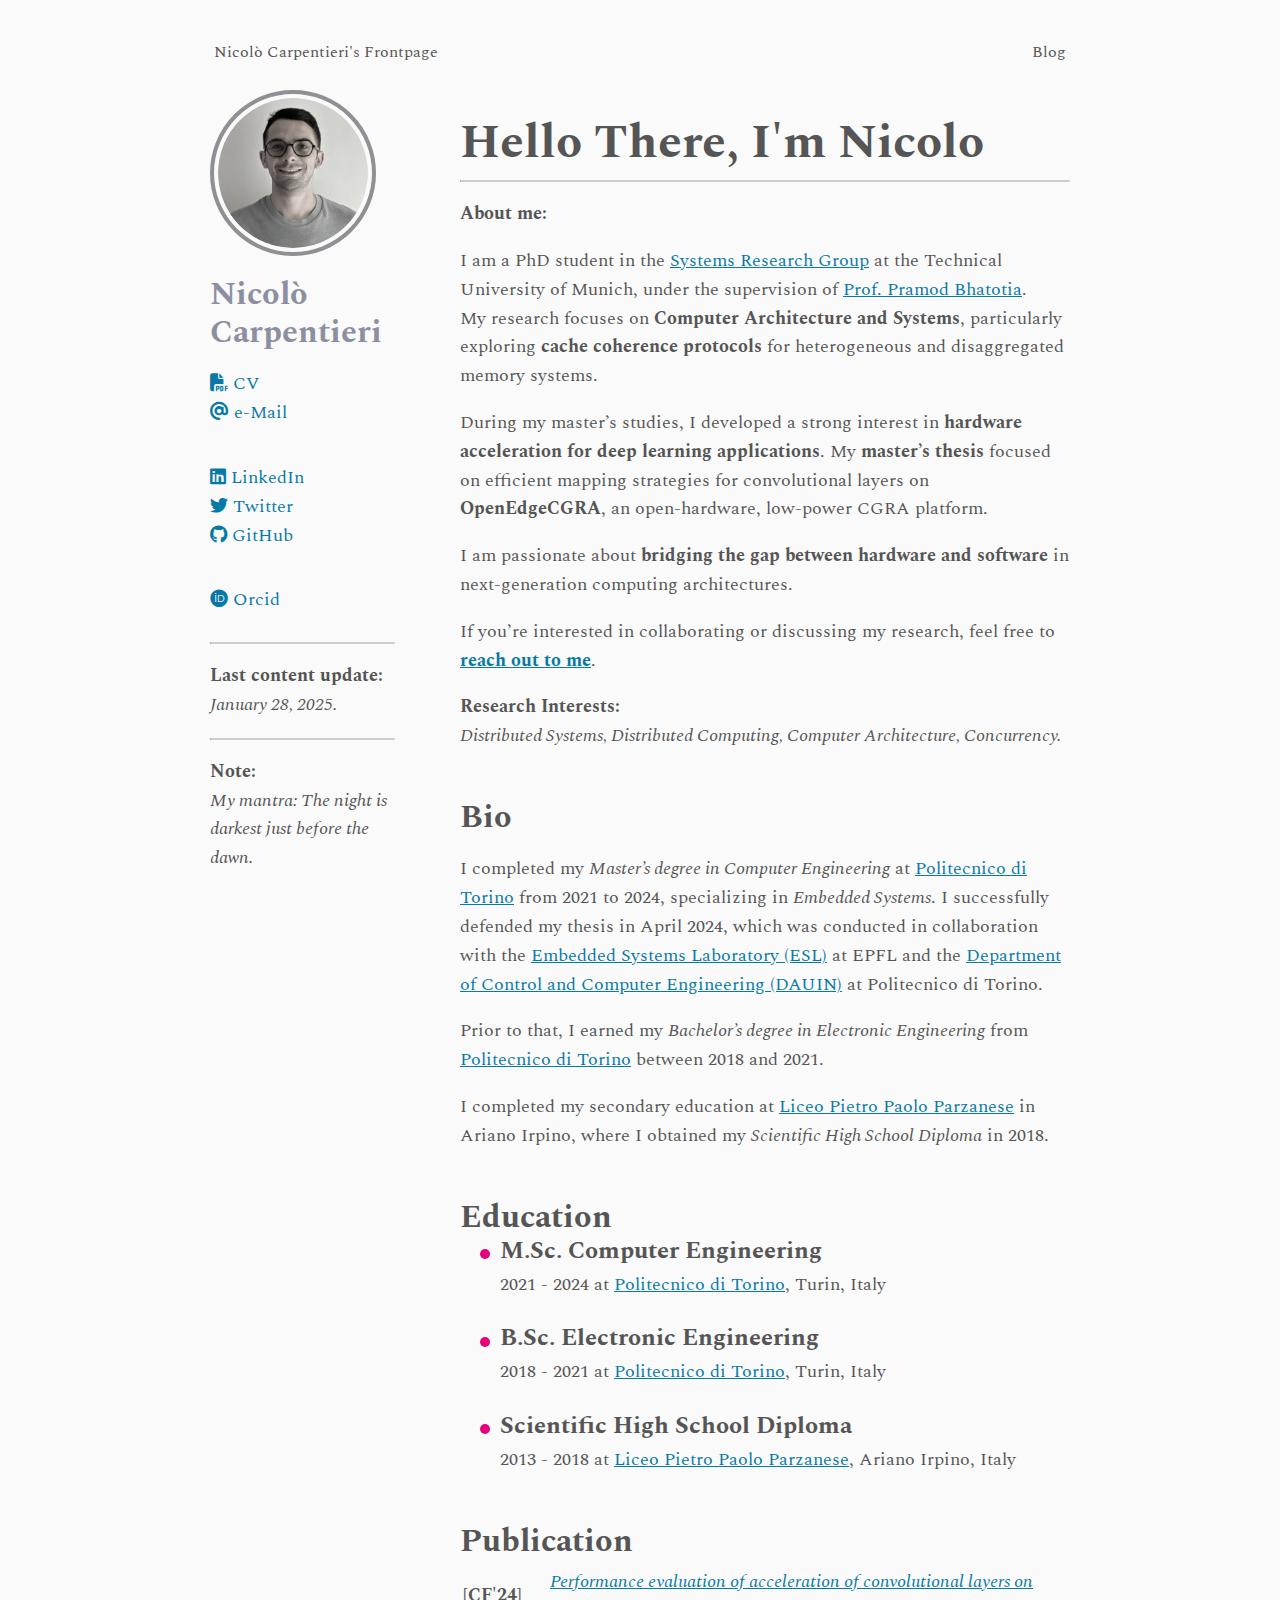
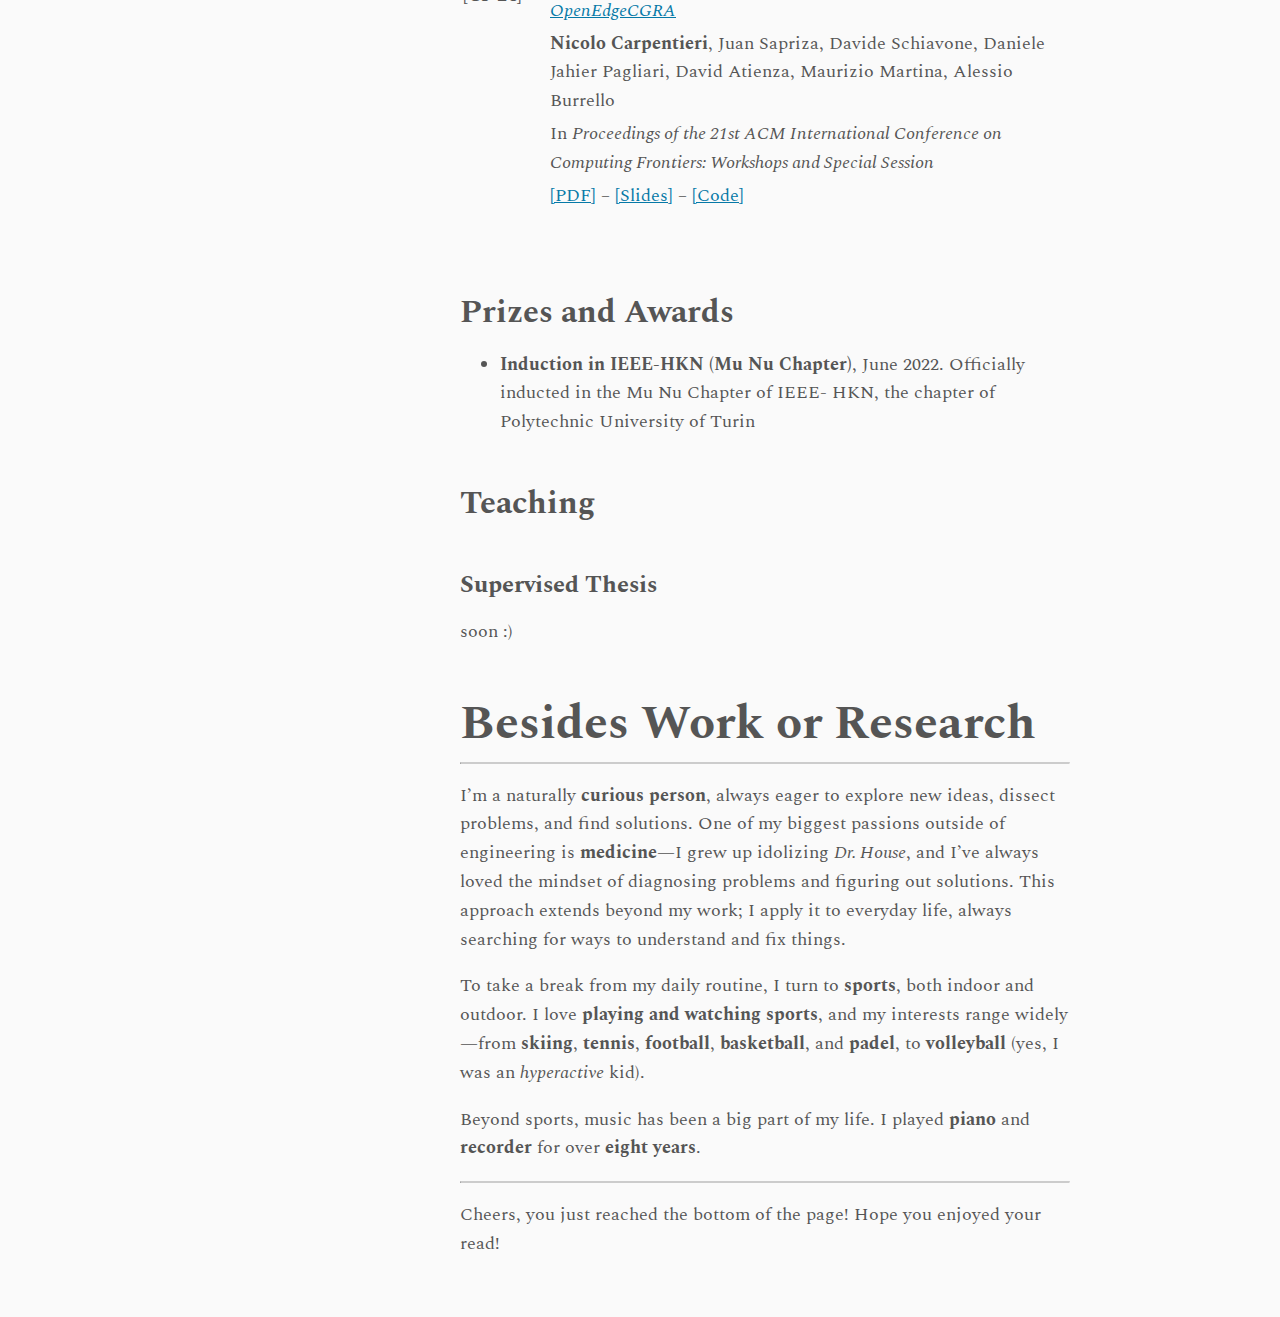
<file: index.html>
<!DOCTYPE html>
<html>
  <head>
	<meta name="generator" content="Hugo 0.123.7">
    
    <meta charset="utf-8">

    
    <meta name="viewport" content="width=device-width, initial-scale=1">

    
    <title>Nicolò Carpentieri | Hello There, I&#39;m Nicolo</title>

    
<link rel="icon" type="image/x-icon" href="/spock.svg">


    
<link rel="stylesheet" href="/fontawesome-6.4.0-web/css/all.min.css">
<link rel="stylesheet" href="/academicons-1.9.3/css/academicons.min.css">


    
    <link rel="stylesheet" href="/css/style.css">
  </head>
<body>

<div class="nav">
  <div class="nav-left">
    <a href="/">Nicolò Carpentieri's Frontpage</a>
  </div>

  

  <div class="nav-right">
    <a href="/posts">Blog</a>
  </div>
</div>

<div class="page-wrapper">
  <div class="sidebar-wrapper">
    <div class="logo-wrapper">
      <img class="logo" src="/images/nicolo.png" alt="Logo">
      <h2 class="sidebar-title">Nicolò Carpentieri</h2>
    </div>

    <div class="social-wrapper">
      
      <ul class="sidebar-link-list">
        
          
            <li>
              <a class="social-link" href="CV.pdf"><i class="fa-solid fa-file-pdf"></i>&nbspCV</a>
            </li>
          
            <li>
              <a class="social-link" href="mailto:nic.carp11@gmail.com"><i class="fa-solid fa-at"></i>&nbspe-Mail</a>
            </li>
          
        
      </ul>
      
      <ul class="sidebar-link-list">
        
          
            <li>
              <a class="social-link" href="https://www.linkedin.com/in/nicolo-carpentieri/"><i class="fa-brands fa-linkedin"></i>&nbspLinkedIn</a>
            </li>
          
            <li>
              <a class="social-link" href="https://x.com/carpeniem11?s=11"><i class="fa-brands fa-twitter"></i>&nbspTwitter</a>
            </li>
          
            <li>
              <a class="social-link" href="https://github.com/NicCarp11"><i class="fa-brands fa-github"></i>&nbspGitHub</a>
            </li>
          
        
      </ul>
      
      <ul class="sidebar-link-list">
        
          
            <li>
              <a class="social-link" href="https://orcid.org/0009-0007-4703-7862"><i class="ai ai-orcid"></i>&nbspOrcid</a>
            </li>
          
        
      </ul>
      
    </div>

    <div class="sidebar-news hidden-desktop">
      
      
      <p><b>About me:</b></br><p>I am a PhD student in the <a href="https://dse.in.tum.de/">Systems Research Group</a> at the Technical University of Munich, under the supervision of <a href="https://dse.in.tum.de/bhatotia/">Prof. Pramod Bhatotia</a>.<br>
My research focuses on <strong>Computer Architecture and Systems</strong>, particularly exploring <strong>cache coherence protocols</strong> for heterogeneous and disaggregated memory systems.</p>
<p>During my master&rsquo;s studies, I developed a strong interest in <strong>hardware acceleration for deep learning applications</strong>. My <strong>master&rsquo;s thesis</strong> focused on efficient mapping strategies for convolutional layers on <strong>OpenEdgeCGRA</strong>, an open-hardware, low-power CGRA platform.</p>
<p>I am passionate about <strong>bridging the gap between hardware and software</strong> in next-generation computing architectures.</p>
<p>If you&rsquo;re interested in collaborating or discussing my research, feel free to <strong><a href="mailto:nicolo.carpentieri@tum.de">reach out to me</a></strong>.</p>
</p>
      
      
      <p><b>Research Interests:</b></br><em>Distributed Systems, Distributed Computing, Computer Architecture, Concurrency.</em></p>
      
      <p><b>Last content update:</b><br><em>January 28, 2025.</em></p>
      <hr>
    </div>

    <div class="sidebar-footer hidden-mobile">
      <hr>
      <p><b>Last content update:</b><br><em>January 28, 2025.</em></p>
      <hr>
      <p><b>Note:</b><br><em>My mantra: The night is darkest just before the dawn.</em></p>
    </div>
  </div>

  <div class="main">
    <div class="meta">
      <h1>Hello There, I&#39;m Nicolo</h1>

      <div class="hidden-mobile">
        <hr>
        
        
        <p><b>About me:</b></br><p>I am a PhD student in the <a href="https://dse.in.tum.de/">Systems Research Group</a> at the Technical University of Munich, under the supervision of <a href="https://dse.in.tum.de/bhatotia/">Prof. Pramod Bhatotia</a>.<br>
My research focuses on <strong>Computer Architecture and Systems</strong>, particularly exploring <strong>cache coherence protocols</strong> for heterogeneous and disaggregated memory systems.</p>
<p>During my master&rsquo;s studies, I developed a strong interest in <strong>hardware acceleration for deep learning applications</strong>. My <strong>master&rsquo;s thesis</strong> focused on efficient mapping strategies for convolutional layers on <strong>OpenEdgeCGRA</strong>, an open-hardware, low-power CGRA platform.</p>
<p>I am passionate about <strong>bridging the gap between hardware and software</strong> in next-generation computing architectures.</p>
<p>If you&rsquo;re interested in collaborating or discussing my research, feel free to <strong><a href="mailto:nicolo.carpentieri@tum.de">reach out to me</a></strong>.</p>
</p>
        
        
        <p><b>Research Interests:</b></br><em>Distributed Systems, Distributed Computing, Computer Architecture, Concurrency.</em></p>
        

        

      </div>

    </div>

    <h2 id="bio">Bio</h2>
<p>I completed my <em>Master&rsquo;s degree in Computer Engineering</em> at <a href="https://www.polito.it">Politecnico di Torino</a> from 2021 to 2024, specializing in <em>Embedded Systems</em>. I successfully defended my thesis in April 2024, which was conducted in collaboration with the <a href="https://esl.epfl.ch/">Embedded Systems Laboratory (ESL)</a> at EPFL and the <a href="https://www.dauin.polito.it/">Department of Control and Computer Engineering (DAUIN)</a> at Politecnico di Torino.</p>
<p>Prior to that, I earned my <em>Bachelor’s degree in Electronic Engineering</em> from <a href="https://www.polito.it">Politecnico di Torino</a> between 2018 and 2021.</p>
<p>I completed my secondary education at <a href="https://www.liceoparzanese.edu.it/">Liceo Pietro Paolo Parzanese</a> in Ariano Irpino, where I obtained my <em>Scientific High School Diploma</em> in 2018.</p>
<h2 id="education">Education</h2>
<div style="position: relative; padding-left: 20px;">
  <div style="position: relative; margin-bottom: 25px;">
    <h3 style="margin: 0; display: flex; align-items: center;">
      <span style="width: 10px; height: 10px; background-color: #e6007e; border-radius: 50%; margin-right: 10px; margin-top: 6px;"></span>
      M.Sc. Computer Engineering
    </h3>
    <p style="margin: 5px 0 0 20px;">2021 - 2024 at <a href="https://www.polito.it">Politecnico di Torino</a>, Turin, Italy</p>
  </div>
  <div style="position: relative; margin-bottom: 25px;">
    <h3 style="margin: 0; display: flex; align-items: center;">
      <span style="width: 10px; height: 10px; background-color: #e6007e; border-radius: 50%; margin-right: 10px; margin-top: 6px;"></span>
      B.Sc. Electronic Engineering
    </h3>
    <p style="margin: 5px 0 0 20px;">2018 - 2021 at <a href="https://www.polito.it">Politecnico di Torino</a>, Turin, Italy</p>
  </div>
  <div style="position: relative; margin-bottom: 25px;">
    <h3 style="margin: 0; display: flex; align-items: center;">
      <span style="width: 10px; height: 10px; background-color: #e6007e; border-radius: 50%; margin-right: 10px; margin-top: 6px;"></span>
      Scientific High School Diploma
    </h3>
    <p style="margin: 5px 0 0 20px;">2013 - 2018 at <a href="https://www.iisparzanese.it/">Liceo Pietro Paolo Parzanese</a>, Ariano Irpino, Italy</p>
  </div>
</div>
<h2 id="publication">Publication</h2>
<table>
<thead>
<tr>
<th style="text-align:right"></th>
<th style="text-align:center"></th>
<th></th>
</tr>
</thead>
<tbody>
<tr>
<td style="text-align:right">[<strong>CF'24</strong>]</td>
<td style="text-align:center">    </td>
<td style="text-align:left"><a href="https://www.theses.fr/s209722"><em>Performance evaluation of acceleration of convolutional layers on OpenEdgeCGRA</em></a></td>
</tr>
<tr>
<td style="text-align:right"></td>
<td style="text-align:center"></td>
<td style="text-align:left"><strong>Nicolo Carpentieri</strong>, Juan Sapriza, Davide Schiavone, Daniele Jahier Pagliari, David Atienza, Maurizio Martina, Alessio Burrello</td>
</tr>
<tr>
<td style="text-align:right"></td>
<td style="text-align:center"></td>
<td style="text-align:left">In <em>Proceedings of the 21st ACM International Conference on Computing Frontiers: Workshops and Special Session</em></td>
</tr>
<tr>
<td style="text-align:right"></td>
<td style="text-align:center"></td>
<td style="text-align:left"><a href="/papers/cf24-cgra.pdf">[PDF]</a> &ndash; <a href="/papers/Carpentieri_CF24-OSHW-CGRAconvolution.pdf">[Slides]</a> &ndash; <a href="https://github.com/esl-epfl/HEEPsilon/tree/convolution_exploration">[Code]</a></td>
</tr>
<tr>
<td style="text-align:right"> </td>
<td style="text-align:center"></td>
<td></td>
</tr>
</tbody>
</table>
<h2 id="prizes-and-awards">Prizes and Awards</h2>
<ul>
<li><strong>Induction in IEEE-HKN (Mu Nu Chapter)</strong>, June 2022.
Officially inducted in the Mu Nu Chapter of IEEE-
HKN, the chapter of Polytechnic University of Turin</li>
</ul>
<h2 id="teaching">Teaching</h2>
<h3 id="supervised-thesis">Supervised Thesis</h3>
<p>soon :)</p>
<h1 id="besides-work-or-research">Besides Work or Research</h1>
<hr>
<p>I’m a naturally <strong>curious person</strong>, always eager to explore new ideas, dissect problems, and find solutions. One of my biggest passions outside of engineering is <strong>medicine</strong>—I grew up idolizing <em>Dr. House</em>, and I’ve always loved the mindset of diagnosing problems and figuring out solutions. This approach extends beyond my work; I apply it to everyday life, always searching for ways to understand and fix things.</p>
<p>To take a break from my daily routine, I turn to <strong>sports</strong>, both indoor and outdoor. I love <strong>playing and watching sports</strong>, and my interests range widely—from <strong>skiing</strong>, <strong>tennis</strong>, <strong>football</strong>, <strong>basketball</strong>, and <strong>padel</strong>, to <strong>volleyball</strong> (yes, I was an <em>hyperactive</em> kid).</p>
<p>Beyond sports, music has been a big part of my life. I played <strong>piano</strong> and <strong>recorder</strong> for over <strong>eight years</strong>.</p>


    <div class="main-footer">
      <hr>
      <p>Cheers, you just reached the bottom of the page! Hope you enjoyed your read!</p>
    </div>
    <div class="footer-note hidden-desktop">
      <hr>
      <p><b>Note:</b><br><em>My mantra: The night is darkest just before the dawn.</em></p>
    </div>
  </div>
</div>

</body>
<footer>
</footer>
</file>
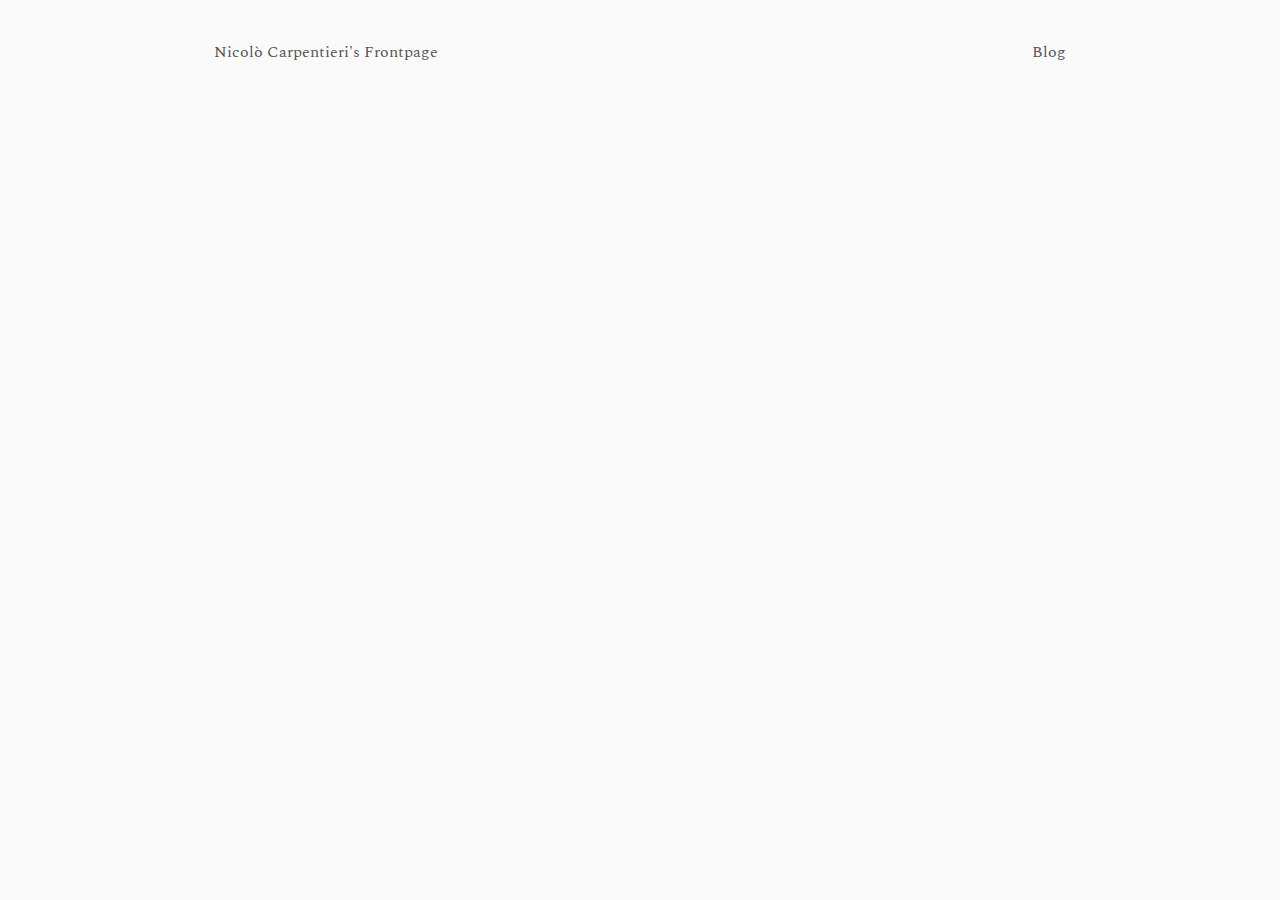
<file: categories/index.html>
<!DOCTYPE html>
<html>
  <head>
    
    <meta charset="utf-8">

    
    <meta name="viewport" content="width=device-width, initial-scale=1">

    
    <title>Nicolò Carpentieri | Categories</title>

    
<link rel="icon" type="image/x-icon" href="/spock.svg">


    
<link rel="stylesheet" href="/fontawesome-6.4.0-web/css/all.min.css">
<link rel="stylesheet" href="/academicons-1.9.3/css/academicons.min.css">


    
    <link rel="stylesheet" href="/css/style.css">
  </head>
<body>

<div class="nav">
  <div class="nav-left">
    <a href="/">Nicolò Carpentieri's Frontpage</a>
  </div>

  

  <div class="nav-right">
    <a href="/posts">Blog</a>
  </div>
</div>



<div class="blog">

</div>

</body>
<footer>
</footer>
</file>
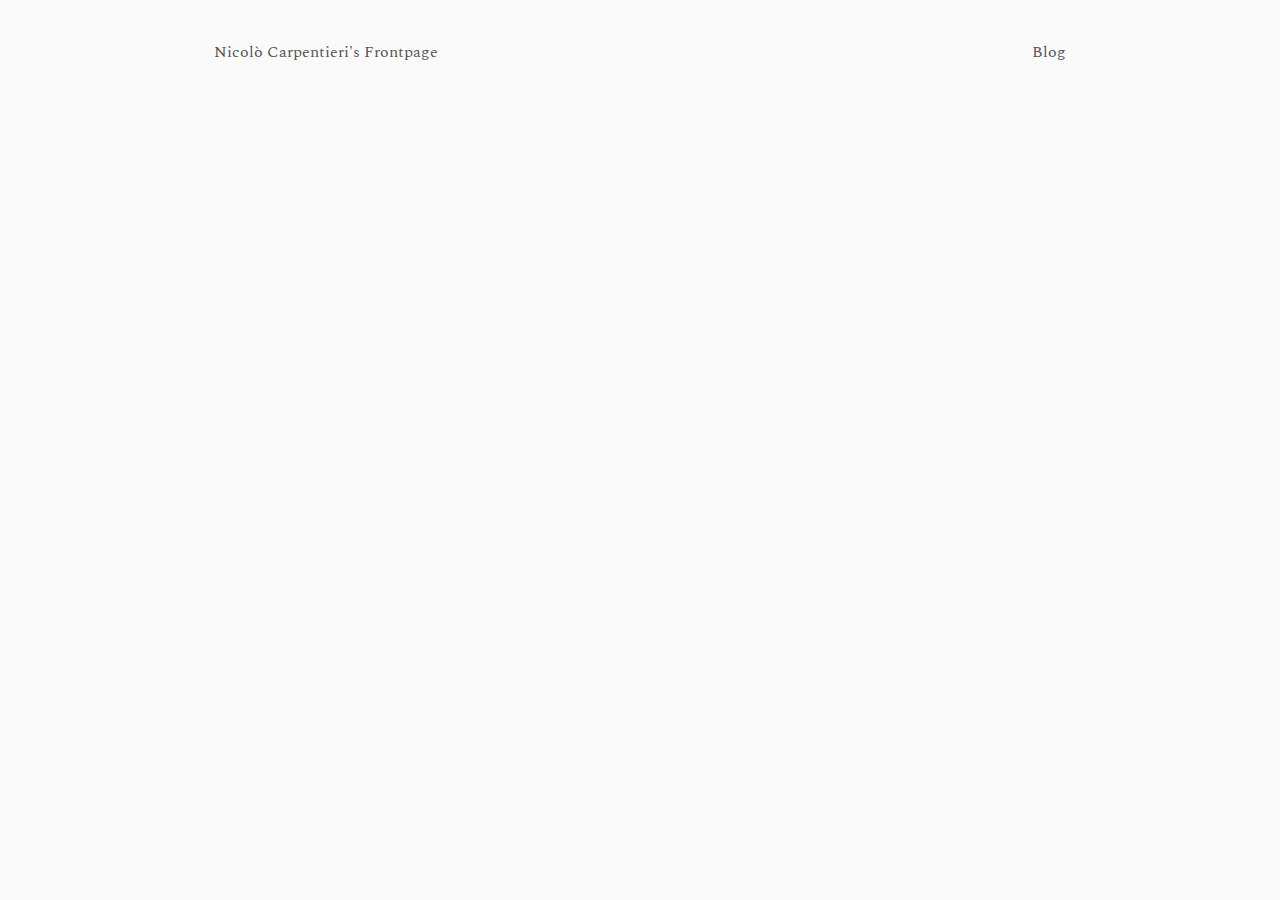
<file: tags/index.html>
<!DOCTYPE html>
<html>
  <head>
    
    <meta charset="utf-8">

    
    <meta name="viewport" content="width=device-width, initial-scale=1">

    
    <title>Nicolò Carpentieri | Tags</title>

    
<link rel="icon" type="image/x-icon" href="/spock.svg">


    
<link rel="stylesheet" href="/fontawesome-6.4.0-web/css/all.min.css">
<link rel="stylesheet" href="/academicons-1.9.3/css/academicons.min.css">


    
    <link rel="stylesheet" href="/css/style.css">
  </head>
<body>

<div class="nav">
  <div class="nav-left">
    <a href="/">Nicolò Carpentieri's Frontpage</a>
  </div>

  

  <div class="nav-right">
    <a href="/posts">Blog</a>
  </div>
</div>



<div class="blog">

</div>

</body>
<footer>
</footer>
</file>
<file: css/style.css>
@font-face {
  font-family: Spectral;
  src: url(/fonts/spectral/spectral-regular.ttf);
}

@font-face {
  font-family: Spectral;
  font-style: italic;
  src: url(/fonts/spectral/spectral-italic.ttf);
}

@font-face {
  font-family: Spectral;
  font-weight: 700;
  src: url(/fonts/spectral/spectral-bold.ttf);
}

@font-face {
  font-family: Iosevka;
  src: url(/fonts/iosevka/iosevka-term-regular.ttf);
}

@font-face {
  font-family: Iosevka;
  font-style: italic;
  src: url(/fonts/iosevka/iosevka-term-italic.ttf);
}

@font-face {
  font-family: Iosevka;
  font-weight: 700;
  src: url(/fonts/iosevka/iosevka-term-bold.ttf);
}


body {
  margin: 40px auto;
  max-width: 860px;
  line-height: 1.6;
  font-size: 18px;
  color: #555555;
  background-color: #fafafa;
  padding: 0 10px;
  font-family: Spectral, serif;
}

h1, h2, h3 {
  line-height: 1.2;
  margin-top: 48px;
  margin-bottom: 0px;
}

h1 {
  font-size: 48px;
}

h2 {
  font-size: 32px;
}

h3 {
  font-size: 24px;
}

a, a:visited {
  color: #0679a7;
}

a:active, a:focus {
  outline: 0;
}

pre {
  background-color: #eeeeee;
  border: 1px solid #eeeeee;
  border-radius: 4px;

  padding-left: 4px;
  padding-right: 4px;

  overflow: auto;
  word-wrap: normal;
  white-space: pre;
}

code {
  background-color: #eeeeee;
  border: 1px solid #eeeeee;
  border-radius: 4px;

  font-family: Iosevka, monospace;
  font-size: 18px;
}

hr {
  border-top: 2px solid #cccccc;
  border-bottom: 0;
}

blockquote {
  font-style: italic;
  border-left: 4px solid #888888;
  margin-left: 4px;
  padding-left: 24px;
}

/* top nav */
.nav-left {
  text-align: left;
}

.nav-right {
  text-align: right;
}

.nav-center ul li {
  display: inline;
}

.nav-center ul {
  padding: 0 0 0 0;
  margin: 0 0 0 0;
  list-style-position: outside;
}

.nav {
  font-size: 16px;

  display: flex;
  justify-content: space-between;
}

.nav a {
  color: #555555;
  text-decoration: none;
  margin-left: 4px;
  margin-right: 4px;
}

.nav a:hover {
  color: #0679a7;
}

.nav a:active, .nav a:focus {
  outline: 0;
}

/* frontpage layout */
.page-wrapper {
  max-width: 860px;
  margin-top: 24px;

  display: flex;
  flex-direction: row;
  justify-content: space-between;
}

.sidebar-wrapper {
  max-width: 185px;
  min-width: 120px;

  display: flex;
  flex-direction: column;
}

.main {
  max-width: 610px;
  margin-left: 65px;
}

.logo-wrapper {
  display: flex;
  flex-direction: column;
  justify-content: space-around;
}

.social-wrapper {
  display: flex;
  flex-direction: column;
  justify-content: space-around;
}

@media screen and (max-width: 450px) {
  body {
    max-width: 610px;
  }

  .page-wrapper {
    max-width: unset;

    flex-direction: column;
  }

  .sidebar-wrapper {
    max-width: unset;
  }

  .main {
    max-width: unset;
    margin-left: 0;
  }

  .logo-wrapper {
    flex-direction: row;
  }

  .social-wrapper {
    flex-direction: row;
  }
}

/* sidebar */
.logo {
  max-width: 150px;
  max-height: 150px;

  filter: grayscale(80%);
  border-radius: 100px;
  border: 4px solid #8c8fa1;
  padding: 4px 4px;
}

.sidebar-title {
  margin-top: 20px;

  color: #8c8fa1;
}

.sidebar-link-list {
  padding: 0;
  list-style-type: none;
}

.social-link {
  text-decoration: none;
}

.sidebar-footer {
}

@media screen and (max-width: 450px) {
  .sidebar-title {
    margin-top: 48px;
    max-width: 150px;
  }
}

/* frontpage title */
.meta {
}

.meta h2 {
  margin-top: 12px;
}

.meta h1 {
  margin-top: 24px;
}

/* blog index */
.post-summary {
  display: grid;
  grid-template-columns: 3fr 1fr;
  grid-template-rows: auto;
  grid-template-areas:
    "title date"
    "description minutes";
  margin-top: 20px;
  margin-bottom: 20px;
}

.post-summary .title {
  grid-area: title;
  font-size: 24px;
}

.post-summary .date {
  grid-area: date;
  text-align: right;
  font-size: 16px;
  align-self: center;
}

.post-summary .description {
  grid-area: description;
  font-size: 16px;
}

.post-summary .minutes {
  grid-area: minutes;
  text-align: right;
  font-size: 16px;
}

@media screen and (max-width: 450px) {
  .post-summary {
    display: grid;
    grid-template-columns: auto 1fr;
    grid-template-rows: auto;
    grid-template-areas:
      "title title"
      "date minutes"
      "description description";
    margin-top: 20px;
    margin-bottom: 20px;
  }

  .post-summary .date {
    text-align: left;
    font-style: italic;
    padding-right: 6px;
    border-right: 1px solid #555555;
  }

  .post-summary .minutes {
    text-align: left;
    font-style: italic;
    padding-left: 6px;
  }
}

.posts a {
  color: #555555;
  text-decoration: none;
}

.posts a:hover {
  color: #0679a7;
}

.posts a:active, .posts a:focus {
  outline: 0;
}

.toc-title {
  margin-top: 0px;
}

/* hide on mobile */
@media screen and (max-width: 450px) {
  .hidden-mobile {
    display: none;
  }
}

/* hide on desktop */
@media screen and (min-width: 451px) {
  .hidden-desktop {
    display: none;
  }
}
</file>
<file: academicons-1.9.3/css/academicons.min.css>
@font-face {font-family: 'Academicons';font-style: normal;font-weight: 400;font-display: block;src:url('../fonts/academicons.eot');src:url('../fonts/academicons.eot') format('embedded-opentype'), url('../fonts/academicons.ttf') format('truetype'), url('../fonts/academicons.woff') format('woff'), url('../fonts/academicons.svg') format('svg');}.ai {font-family: 'Academicons';font-weight: 400;-moz-osx-font-smoothing: grayscale;-webkit-font-smoothing: antialiased;display: inline-block;font-style: normal;font-variant: normal;text-rendering: auto;line-height: 1;}.ai-academia:before {content: "\e9af";}.ai-academia-square:before {content: "\e93d";}.ai-acclaim:before {content: "\e92e";}.ai-acclaim-square:before {content: "\e93a";}.ai-acm:before {content: "\e93c";}.ai-acm-square:before {content: "\e95d";}.ai-acmdl:before {content: "\e96a";}.ai-acmdl-square:before {content: "\e9d3";}.ai-ads:before {content: "\e9cb";}.ai-ads-square:before {content: "\e94a";}.ai-africarxiv:before {content: "\e91b";}.ai-africarxiv-square:before {content: "\e90b";}.ai-archive:before {content: "\e955";}.ai-archive-square:before {content: "\e956";}.ai-arxiv:before {content: "\e974";}.ai-arxiv-square:before {content: "\e9a6";}.ai-biorxiv:before {content: "\e9a2";}.ai-biorxiv-square:before {content: "\e98b";}.ai-ceur:before {content: "\e96d";}.ai-ceur-square:before {content: "\e92f";}.ai-ciencia-vitae:before {content: "\e912";}.ai-ciencia-vitae-square:before {content: "\e913";}.ai-clarivate:before {content: "\e924";}.ai-clarivate-square:before {content: "\e925";}.ai-closed-access:before {content: "\e942";}.ai-closed-access-square:before {content: "\e943";}.ai-conversation:before {content: "\e94c";}.ai-conversation-square:before {content: "\e915";}.ai-coursera:before {content: "\e95f";}.ai-coursera-square:before {content: "\e97f";}.ai-crossref:before {content: "\e918";}.ai-crossref-square:before {content: "\e919";}.ai-cv:before {content: "\e9a5";}.ai-cv-square:before {content: "\e90a";}.ai-datacite:before {content: "\e91c";}.ai-datacite-square:before {content: "\e91d";}.ai-dataverse:before {content: "\e9f7";}.ai-dataverse-square:before {content: "\e9e4";}.ai-dblp:before {content: "\e94f";}.ai-dblp-square:before {content: "\e93f";}.ai-depsy:before {content: "\e97a";}.ai-depsy-square:before {content: "\e94b";}.ai-doi:before {content: "\e97e";}.ai-doi-square:before {content: "\e98f";}.ai-dryad:before {content: "\e97c";}.ai-dryad-square:before {content: "\e98c";}.ai-elsevier:before {content: "\e961";}.ai-elsevier-square:before {content: "\e910";}.ai-figshare:before {content: "\e981";}.ai-figshare-square:before {content: "\e9e7";}.ai-google-scholar:before {content: "\e9d4";}.ai-google-scholar-square:before {content: "\e9f9";}.ai-hal:before {content: "\e92c";}.ai-hal-square:before {content: "\e92d";}.ai-hypothesis:before {content: "\e95a";}.ai-hypothesis-square:before {content: "\e95b";}.ai-ideas-repec:before {content: "\e9ed";}.ai-ideas-repec-square:before {content: "\e9f8";}.ai-ieee:before {content: "\e929";}.ai-ieee-square:before {content: "\e9b9";}.ai-impactstory:before {content: "\e9cf";}.ai-impactstory-square:before {content: "\e9aa";}.ai-inaturalist:before {content: "\e900";}.ai-inaturalist-square:before {content: "\e901";}.ai-inpn:before {content: "\e902";}.ai-inpn-square:before {content: "\e903";}.ai-inspire:before {content: "\e9e9";}.ai-inspire-square:before {content: "\e9fe";}.ai-isidore:before {content: "\e936";}.ai-isidore-square:before {content: "\e954";}.ai-jstor:before {content: "\e938";}.ai-jstor-square:before {content: "\e944";}.ai-lattes:before {content: "\e9b3";}.ai-lattes-square:before {content: "\e99c";}.ai-mathoverflow:before {content: "\e9f6";}.ai-mathoverflow-square:before {content: "\e97b";}.ai-mendeley:before {content: "\e9f0";}.ai-mendeley-square:before {content: "\e9f3";}.ai-moodle:before {content: "\e907";}.ai-moodle-square:before {content: "\e908";}.ai-mtmt:before {content: "\e950";}.ai-mtmt-square:before {content: "\e951";}.ai-nakala:before {content: "\e940";}.ai-nakala-square:before {content: "\e941";}.ai-obp:before {content: "\e92a";}.ai-obp-square:before {content: "\e92b";}.ai-open-access:before {content: "\e939";}.ai-open-access-square:before {content: "\e9f4";}.ai-open-data:before {content: "\e966";}.ai-open-data-square:before {content: "\e967";}.ai-open-materials:before {content: "\e968";}.ai-open-materials-square:before {content: "\e969";}.ai-openedition:before {content: "\e946";}.ai-openedition-square:before {content: "\e947";}.ai-orcid:before {content: "\e9d9";}.ai-orcid-square:before {content: "\e9c3";}.ai-osf:before {content: "\e9ef";}.ai-osf-square:before {content: "\e931";}.ai-overleaf:before {content: "\e914";}.ai-overleaf-square:before {content: "\e98d";}.ai-philpapers:before {content: "\e98a";}.ai-philpapers-square:before {content: "\e96f";}.ai-piazza:before {content: "\e99a";}.ai-piazza-square:before {content: "\e90c";}.ai-preregistered:before {content: "\e906";}.ai-preregistered-square:before {content: "\e96b";}.ai-protocols:before {content: "\e952";}.ai-protocols-square:before {content: "\e953";}.ai-psyarxiv:before {content: "\e90e";}.ai-psyarxiv-square:before {content: "\e90f";}.ai-publons:before {content: "\e937";}.ai-publons-square:before {content: "\e94e";}.ai-pubmed:before {content: "\e99f";}.ai-pubmed-square:before {content: "\e97d";}.ai-pubpeer:before {content: "\e922";}.ai-pubpeer-square:before {content: "\e923";}.ai-researcherid:before {content: "\e91a";}.ai-researcherid-square:before {content: "\e95c";}.ai-researchgate:before {content: "\e95e";}.ai-researchgate-square:before {content: "\e99e";}.ai-ror:before {content: "\e948";}.ai-ror-square:before {content: "\e949";}.ai-sci-hub:before {content: "\e959";}.ai-sci-hub-square:before {content: "\e905";}.ai-scirate:before {content: "\e98e";}.ai-scirate-square:before {content: "\e99d";}.ai-scopus:before {content: "\e91e";}.ai-scopus-square:before {content: "\e91f";}.ai-semantic-scholar:before {content: "\e96e";}.ai-semantic-scholar-square:before {content: "\e96c";}.ai-springer:before {content: "\e928";}.ai-springer-square:before {content: "\e99b";}.ai-ssrn:before {content: "\e916";}.ai-ssrn-square:before {content: "\e917";}.ai-stackoverflow:before {content: "\e920";}.ai-stackoverflow-square:before {content: "\e921";}.ai-zenodo:before {content: "\e911";}.ai-zotero:before {content: "\e962";}.ai-zotero-square:before {content: "\e932";}.ai-lg {font-size: 1.33333em;line-height: 0.75em;vertical-align: -.0667em;}.ai-xs {font-size: .75em;}.ai-sm {font-size: .875em;}.ai-1x {font-size: 1em;}.ai-2x {font-size: 2em;}.ai-3x {font-size: 3em;}.ai-4x {font-size: 4em;}.ai-5x {font-size: 5em;}.ai-6x {font-size: 6em;}.ai-7x {font-size: 7em;}.ai-8x {font-size: 8em;}.ai-9x {font-size: 9em;}.ai-10x {font-size: 10em;}.ai-fw {text-align: center;width: 1.25em;}.ai-ul {list-style-type: none;margin-left: 2.5em;padding-left: 0;}.ai-ul > li {position: relative;}.ai-li {left: -2em;position: absolute;text-align: center;width: 2em;line-height: inherit;}.ai-border {border: solid 0.08em #eee;border-radius: .1em;padding: .2em .25em .15em;}.ai-pull-left {float: left;}.ai-pull-right {float: right;}.ai.ai-pull-left {margin-right: .3em;}.ai.ai-pull-right {margin-right: .3em;}.ai-stack {display: inline-block;height: 2em;line-height: 2em;position: relative;vertical-align: middle;width: 2.5em;}.ai-stack-1x, .ai-stack-2x {left: 0;position: absolute;text-align: center;width: 100%;}.ai-stack-1x {line-height: inherit;}.ai-stack-2x {font-size: 2em;}.ai-inverse {color: #fff;}
</file>
